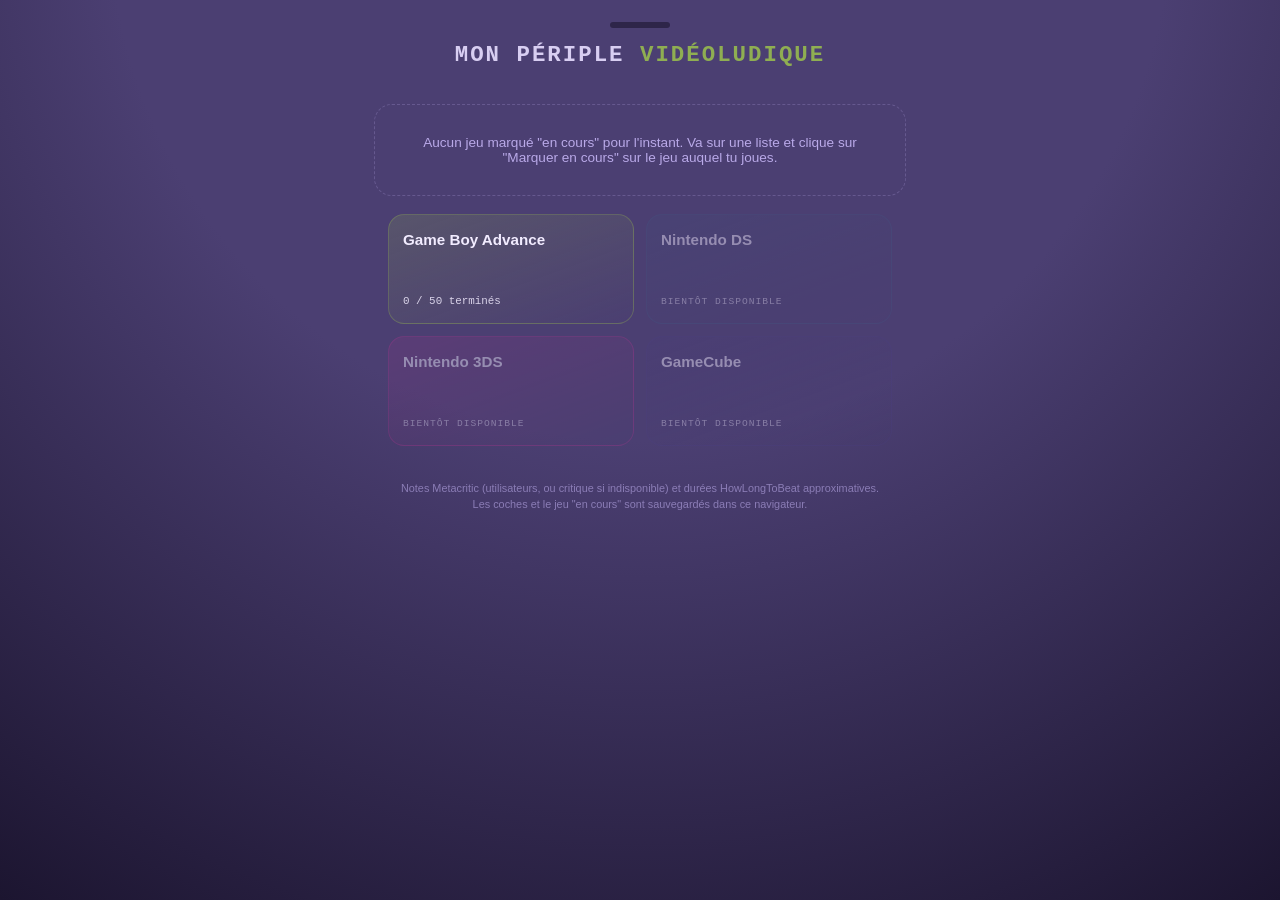
<file: uploads/NintendOdyssée/index.html>
<!DOCTYPE html>
<html lang="fr">
<head>
<meta charset="UTF-8">
<meta name="viewport" content="width=device-width, initial-scale=1.0">
<title>Mon Périple Vidéoludique</title>
<link rel="stylesheet" href="assets/style.css">
<link rel="stylesheet" href="assets/theme-gba.css">
</head>
<body data-console="home">

<header class="site-header">
  <div class="console-notch"></div>
  <h1 class="site-title">MON PÉRIPLE <span>VIDÉOLUDIQUE</span></h1>
</header>

<section class="hero" id="hero"></section>

<main>
  <div class="console-grid" id="console-grid"></div>
</main>

<footer class="site-footer">
  Notes Metacritic (utilisateurs, ou critique si indisponible) et durées HowLongToBeat approximatives.<br>
  Les coches et le jeu "en cours" sont sauvegardés dans ce navigateur.
</footer>

<script src="assets/data.js"></script>
<script src="assets/app.js"></script>
<script>
  LUDO.renderHomeHero(document.getElementById('hero'));
  LUDO.renderHomeConsoleGrid(document.getElementById('console-grid'));
</script>
</body>
</html>
</file>
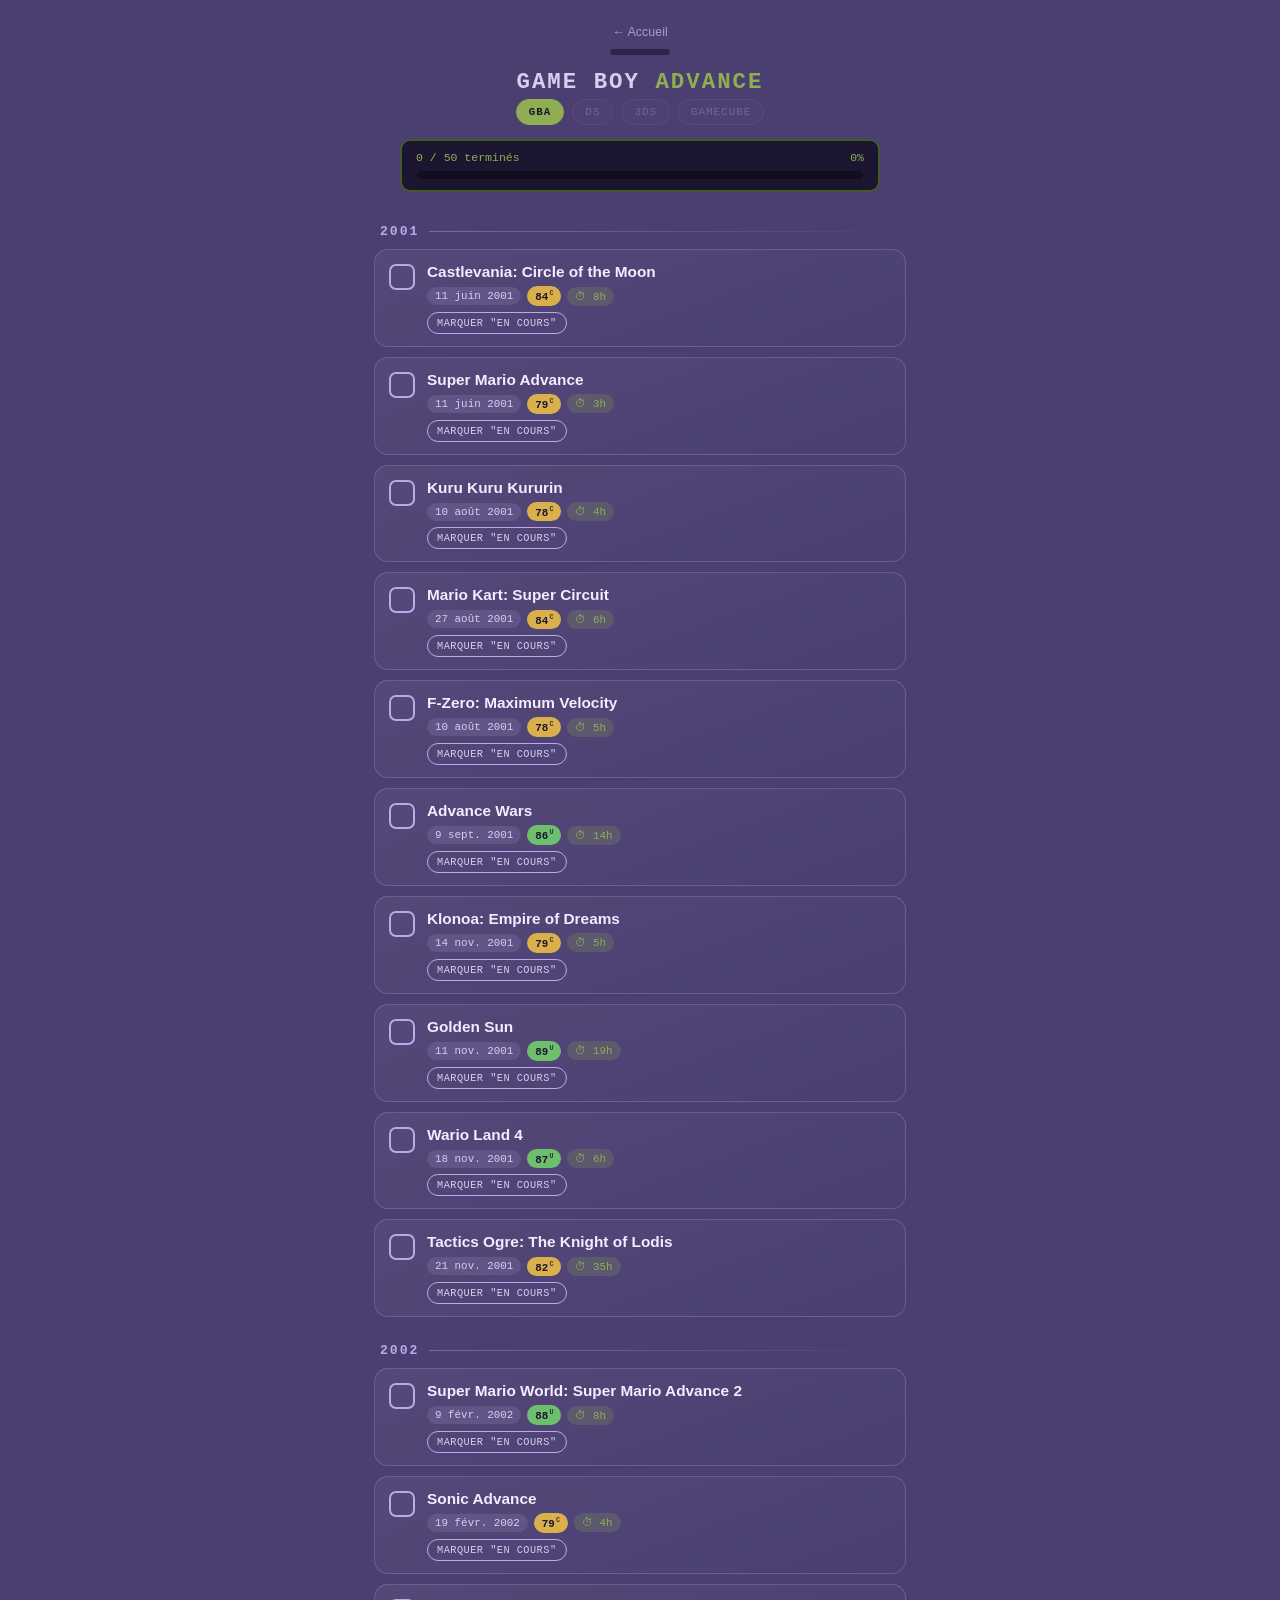
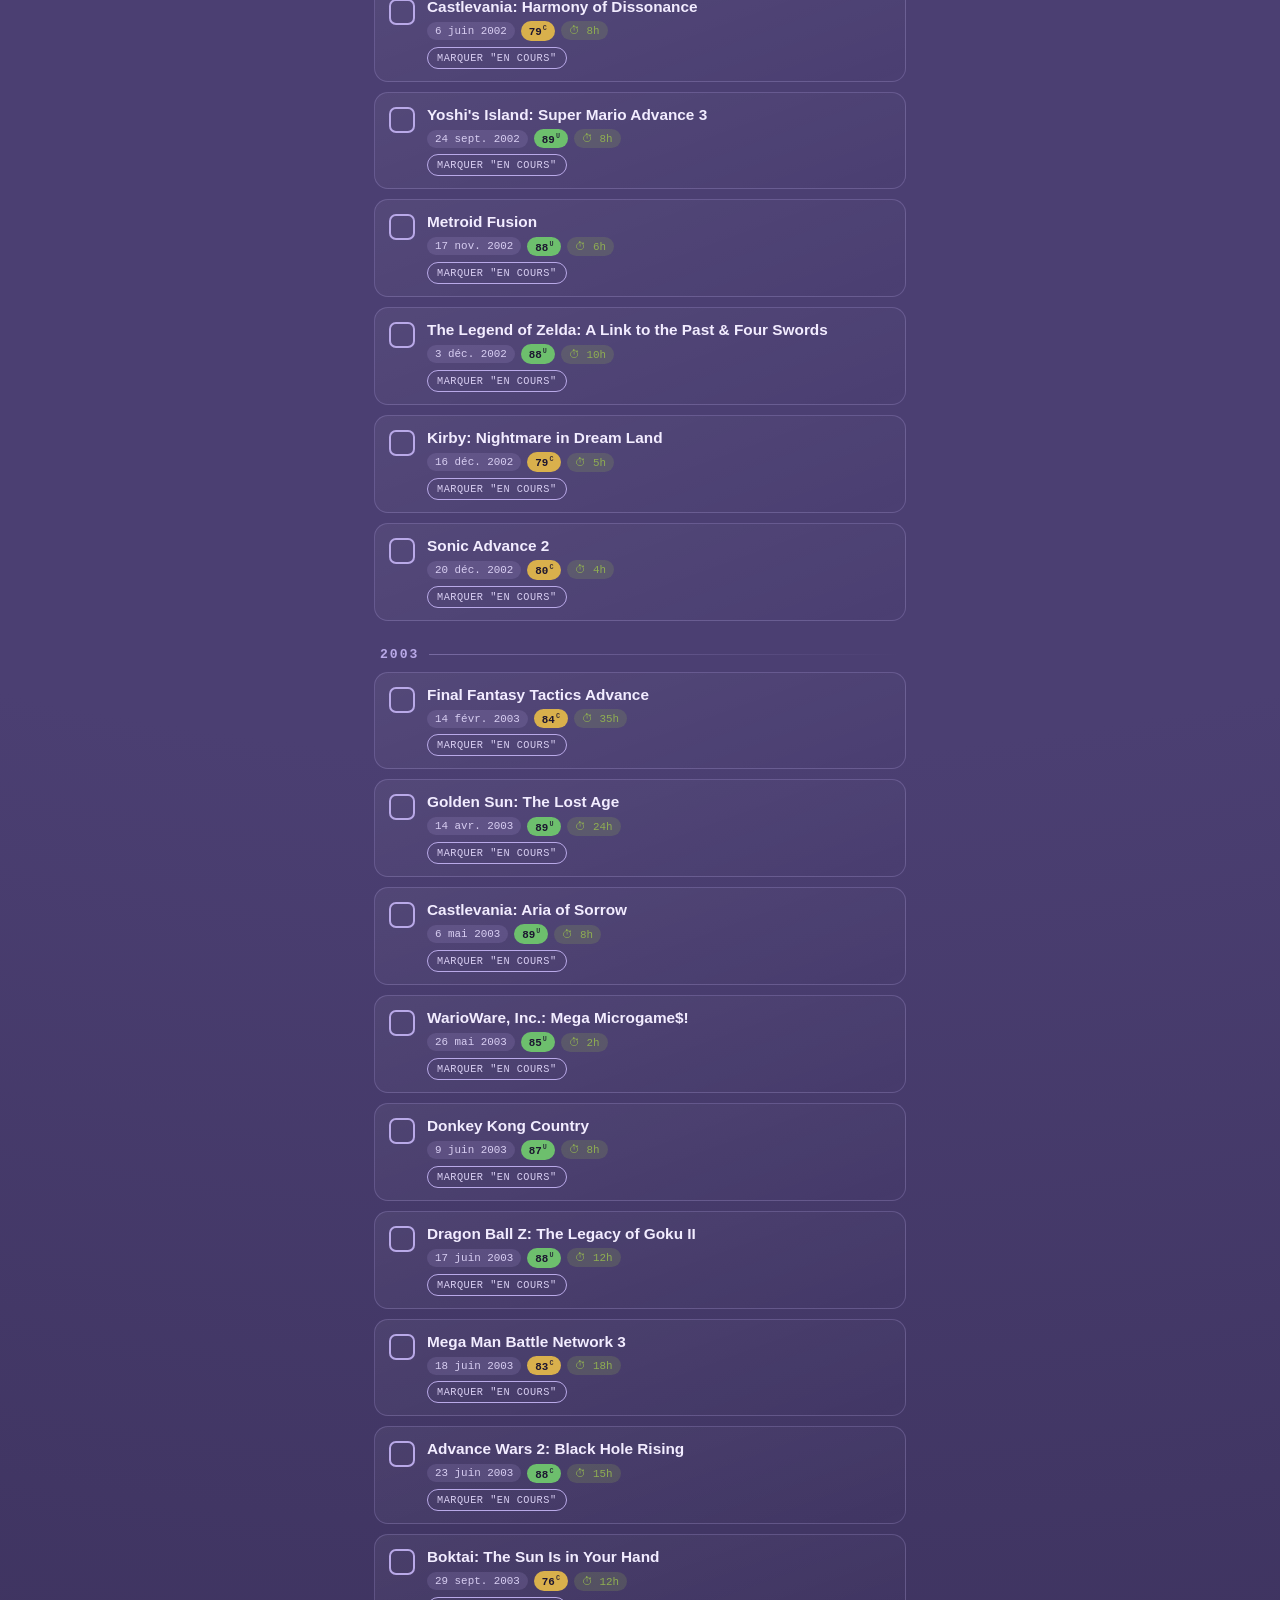
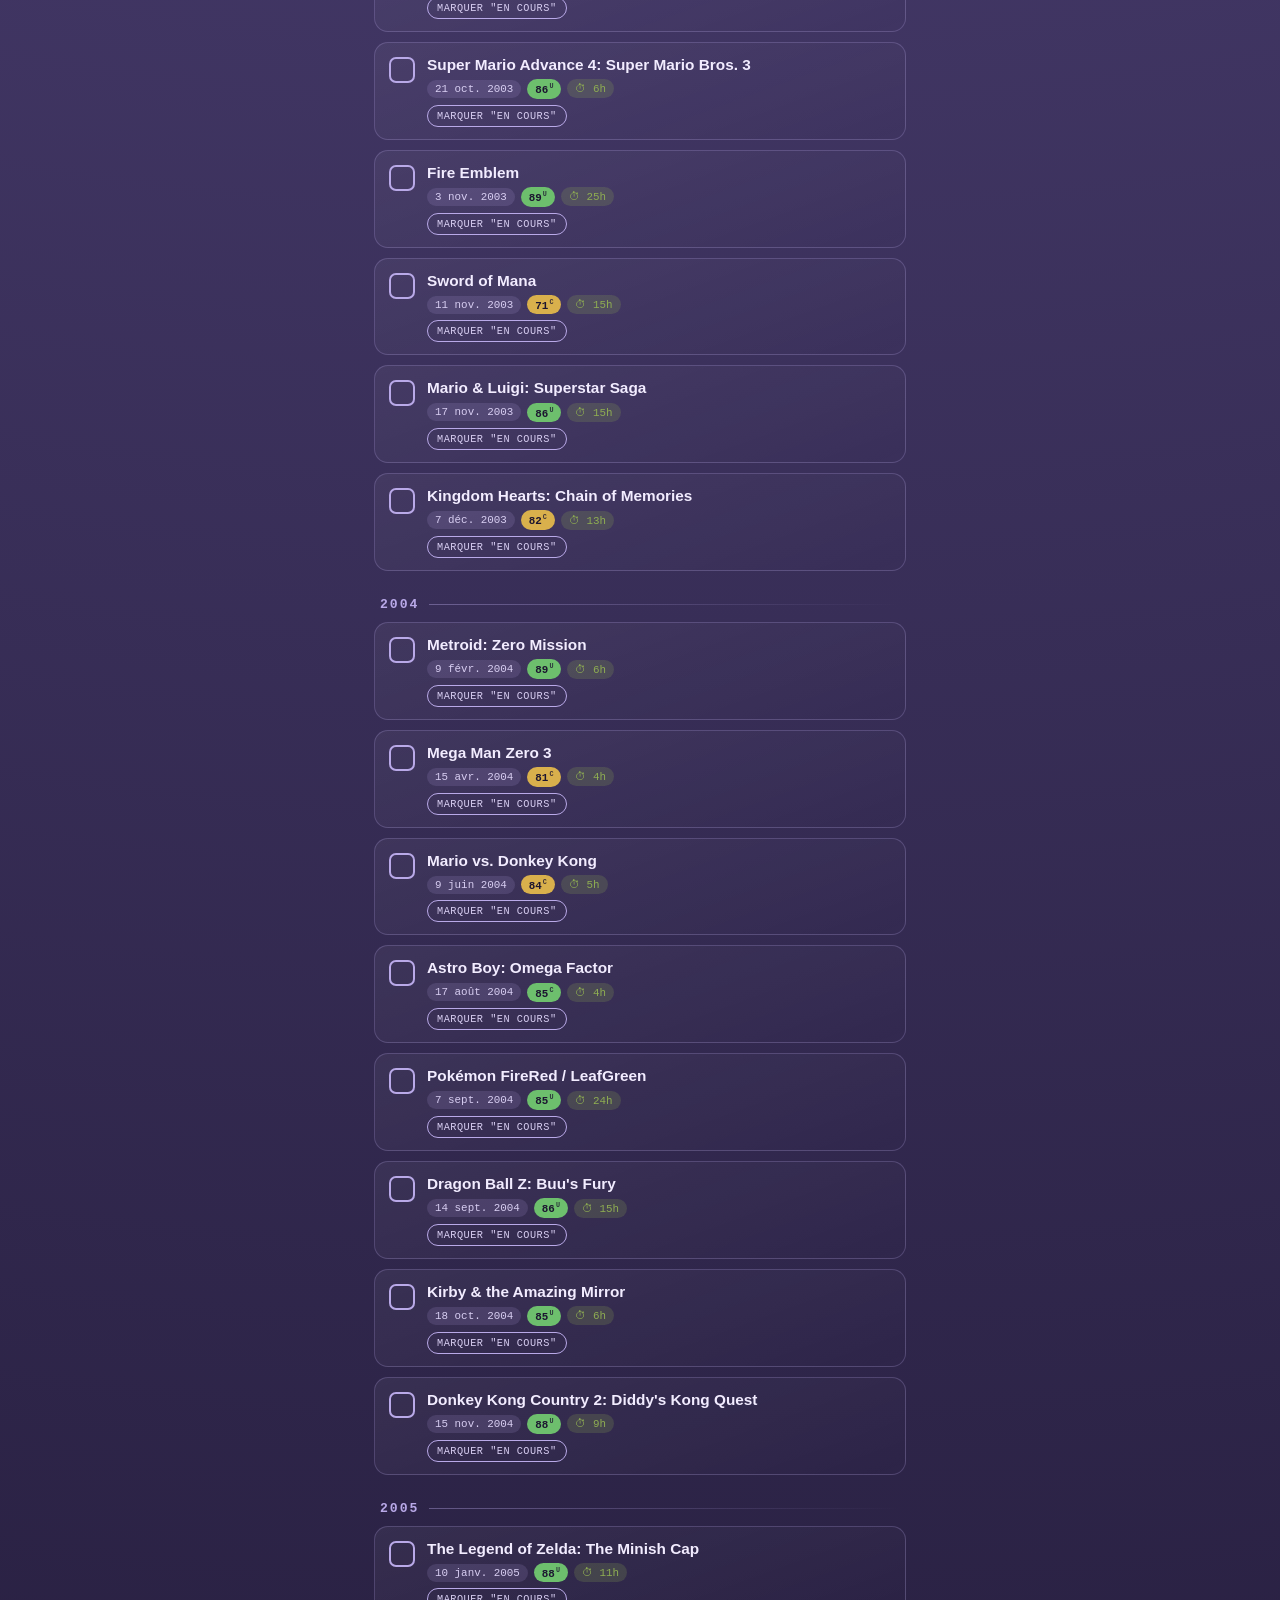
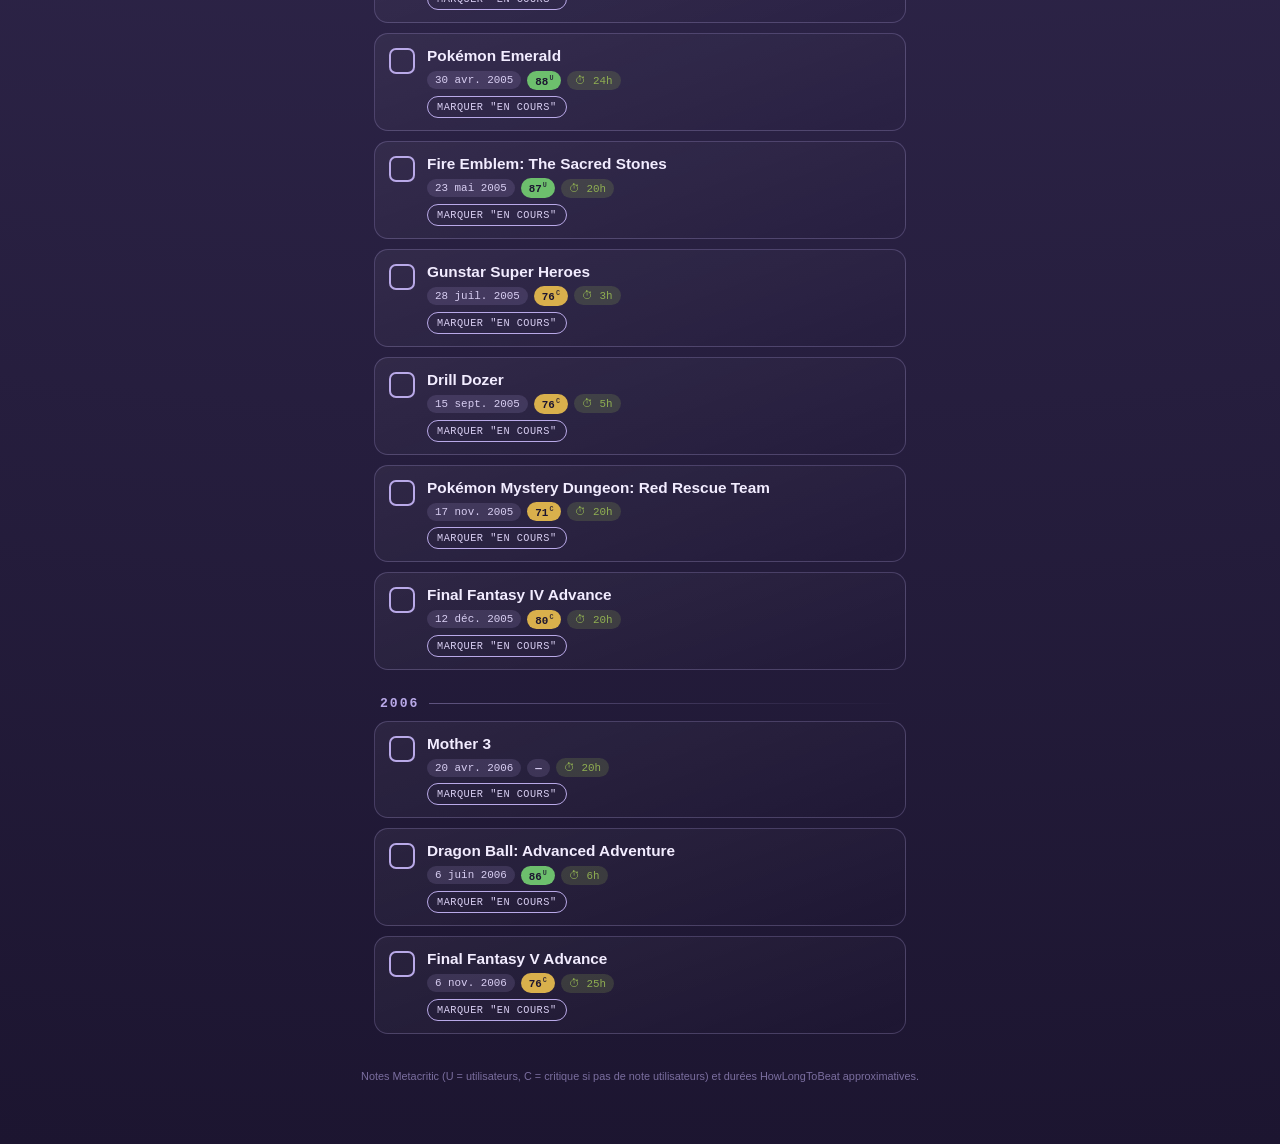
<file: uploads/NintendOdyssée/gba.html>
<!DOCTYPE html>
<html lang="fr">
<head>
<meta charset="UTF-8">
<meta name="viewport" content="width=device-width, initial-scale=1.0">
<title>Game Boy Advance — Mon Périple Vidéoludique</title>
<link rel="stylesheet" href="assets/style.css">
<link rel="stylesheet" href="assets/theme-gba.css">
</head>
<body data-console="gba">

<header class="site-header">
  <a class="back-link" href="index.html">← Accueil</a>
  <div class="console-notch"></div>
  <h1 class="site-title">GAME BOY <span>ADVANCE</span></h1>
  <nav class="console-nav">
    <span class="console-chip active">GBA</span>
    <span class="console-chip disabled">DS</span>
    <span class="console-chip disabled">3DS</span>
    <span class="console-chip disabled">GameCube</span>
  </nav>
  <div class="progress-wrap">
    <div class="progress-label">
      <span id="progress-text">0 / 0 terminés</span>
      <span id="progress-pct">0%</span>
    </div>
    <div class="progress-track"><div class="progress-fill" id="progress-fill"></div></div>
  </div>
</header>

<main id="list"></main>

<footer class="site-footer">
  Notes Metacritic (U = utilisateurs, C = critique si pas de note utilisateurs) et durées HowLongToBeat approximatives.
</footer>

<script src="assets/data.js"></script>
<script src="assets/app.js"></script>
<script>
  LUDO.renderConsoleList(
    'gba',
    document.getElementById('list'),
    document.getElementById('progress-fill'),
    document.getElementById('progress-text'),
    document.getElementById('progress-pct')
  );
</script>
</body>
</html>
</file>
<file: uploads/NintendOdyssée/assets/style.css>
/* ===========================================================
   Style partagé — Mon Périple Vidéoludique
   Les couleurs/typo sont pilotées par des variables CSS.
   Chaque page console charge ce fichier PUIS son propre
   theme-<console>.css qui redéfinit les variables ci-dessous.
   =========================================================== */

:root{
  /* Thème par défaut (neutre) — chaque theme-*.css le redéfinit */
  --bg-a: #2c2340;
  --bg-b: #1c1530;
  --bg-c: #4b3f72;
  --text: #f2ecff;
  --muted: #b9a9e8;
  --muted-soft: #d8cef2;
  --accent: #8fae52;
  --accent-dark: #46592a;
  --card-bg: rgba(255,255,255,.05);
  --card-border: rgba(185,169,232,.25);
  --pill-bg: rgba(185,169,232,.15);
  --score-hi: #6dbf6d;
  --score-mid: #d9b04c;
  --score-lo: #d97757;
  --done: #7fbf7f;
  --font-display: -apple-system, BlinkMacSystemFont, "Segoe UI", sans-serif;
  --font-body: -apple-system, BlinkMacSystemFont, "Segoe UI", Roboto, sans-serif;
  --title-transform: none;
  --title-tracking: normal;
  --radius: 14px;
}

*{ box-sizing: border-box; }
html,body{ margin:0; padding:0; }

body{
  background: radial-gradient(circle at 50% -10%, var(--bg-c) 0%, var(--bg-a) 45%, var(--bg-b) 100%);
  color: var(--text);
  font-family: var(--font-body);
  min-height: 100vh;
  padding-bottom: 60px;
}

a{ color: inherit; text-decoration: none; }

/* ---------- Header / nav commun ---------- */

.site-header{
  padding: 22px 20px 14px;
  text-align:center;
}

.site-title{
  font-family: var(--font-display);
  font-weight: 800;
  letter-spacing: var(--title-tracking);
  text-transform: var(--title-transform);
  font-size: 1.4rem;
  margin: 0 0 4px;
  color: var(--muted-soft);
}

.site-title span{ color: var(--accent); }

.back-link{
  display:inline-block;
  font-size: .78rem;
  color: var(--muted);
  margin-bottom: 10px;
  opacity: .85;
}
.back-link:hover{ opacity: 1; }

.console-nav{
  display:flex;
  flex-wrap:wrap;
  justify-content:center;
  gap: 8px;
  max-width: 520px;
  margin: 0 auto 6px;
}

.console-chip{
  font-family: var(--font-display);
  font-size: .68rem;
  letter-spacing: 1px;
  text-transform: uppercase;
  padding: 6px 12px;
  border-radius: 20px;
  border: 1px solid rgba(255,255,255,.15);
  background: rgba(255,255,255,.04);
  color: var(--muted);
}
.console-chip.active{
  background: var(--accent);
  color: var(--bg-b);
  border-color: var(--accent);
  font-weight:700;
}
.console-chip.disabled{
  opacity: .35;
  pointer-events: none;
}

main{
  max-width: 560px;
  margin: 0 auto;
  padding: 0 14px;
}

/* ---------- Progress bar ---------- */

.progress-wrap{
  max-width: 480px;
  margin: 14px auto 0;
  background: var(--bg-b);
  border: 2px solid var(--accent-dark);
  border-radius: 10px;
  padding: 10px 14px;
}

.progress-label{
  display:flex;
  justify-content: space-between;
  font-size: .72rem;
  font-family: var(--font-display);
  color: var(--accent);
  margin-bottom: 6px;
}

.progress-track{
  height: 10px;
  background: rgba(0,0,0,.35);
  border-radius: 6px;
  overflow: hidden;
  border: 1px solid var(--bg-b);
}

.progress-fill{
  height: 100%;
  background: linear-gradient(90deg, var(--accent-dark), var(--accent));
  width: 0%;
  transition: width .35s ease;
}

/* ---------- Year dividers ---------- */

.year-divider{
  display:flex;
  align-items:center;
  gap:10px;
  margin: 26px 6px 10px;
  color: var(--muted);
  font-family: var(--font-display);
  font-weight: 700;
  font-size: .82rem;
  letter-spacing: 2px;
}
.year-divider:first-child{ margin-top: 18px; }
.year-divider::after{
  content:"";
  flex:1;
  height:1px;
  background: linear-gradient(90deg, var(--muted), transparent);
  opacity:.4;
}

/* ---------- Game card ---------- */

.game-card{
  background: linear-gradient(160deg, rgba(255,255,255,.05), rgba(255,255,255,0));
  border: 1px solid var(--card-border);
  border-radius: var(--radius);
  padding: 12px 14px;
  margin-bottom: 10px;
  display:flex;
  gap: 12px;
  align-items:flex-start;
  transition: opacity .2s;
}

.game-card.done{ opacity: .5; }
.game-card.done .game-title{
  text-decoration: line-through;
  text-decoration-color: var(--done);
}
.game-card.playing{
  border-color: var(--accent);
  box-shadow: 0 0 0 1px var(--accent) inset;
}

.check-btn{
  appearance:none; -webkit-appearance:none;
  width: 26px; height: 26px; min-width:26px;
  border-radius: 7px;
  border: 2px solid var(--muted);
  background: transparent;
  margin-top: 2px;
  cursor:pointer;
  position:relative;
}
.check-btn.checked{ background: var(--done); border-color: var(--done); }
.check-btn.checked::after{
  content:"✓";
  position:absolute; inset:0;
  display:flex; align-items:center; justify-content:center;
  color: var(--bg-b);
  font-size: .95rem; font-weight:900;
}

.game-card-body{ flex:1; min-width:0; }

.game-title{
  font-size: .96rem;
  font-weight: 700;
  color: var(--text);
  line-height:1.25;
  margin-bottom: 5px;
}

.meta-row{
  display:flex;
  flex-wrap:wrap;
  gap: 6px;
  align-items:center;
}

.pill{
  font-size: .68rem;
  padding: 3px 8px;
  border-radius: 20px;
  font-family: var(--font-display);
  white-space:nowrap;
}
.pill.date{ background: var(--pill-bg); color: var(--muted-soft); }
.pill.hltb{ background: rgba(143,174,82,.2); color: var(--accent); }

.pill.score{ color: var(--bg-b); font-weight:800; }
.pill.score.hi{ background: var(--score-hi); }
.pill.score.mid{ background: var(--score-mid); }
.pill.score.lo{ background: var(--score-lo); }
.pill.score.na{ background: var(--pill-bg); color: var(--muted-soft); font-weight:600; }
.pill.score sup{ font-size: .62em; margin-left:1px; opacity:.8; }

.playing-btn{
  appearance:none; -webkit-appearance:none;
  border: 1px solid var(--muted);
  background: transparent;
  color: var(--muted-soft);
  font-family: var(--font-display);
  font-size: .64rem;
  letter-spacing: .5px;
  text-transform: uppercase;
  padding: 4px 9px;
  border-radius: 20px;
  cursor:pointer;
  margin-top: 6px;
}
.playing-btn.active{
  background: var(--accent);
  border-color: var(--accent);
  color: var(--bg-b);
  font-weight: 700;
}

/* ---------- Cover art + fallback ---------- */

.cover{
  position:relative;
  width: 100%;
  aspect-ratio: 3/4;
  border-radius: 10px;
  overflow:hidden;
  background: var(--bg-b);
  border: 1px solid var(--card-border);
}
.cover img{
  width:100%; height:100%; object-fit: cover; display:block;
}
.cover-fallback{
  position:absolute; inset:0;
  display:none;
  align-items:center; justify-content:center;
  text-align:center;
  padding: 14px;
  background: linear-gradient(160deg, var(--bg-c), var(--bg-b));
}
.cover-fallback span{
  font-family: var(--font-display);
  font-weight: 800;
  font-size: .92rem;
  color: var(--muted-soft);
  line-height:1.3;
  text-transform: var(--title-transform);
}

/* ---------- Homepage hero ---------- */

.hero{
  max-width: 560px;
  margin: 18px auto 8px;
  padding: 0 14px;
}

.hero-card{
  display:flex;
  gap: 16px;
  background: linear-gradient(160deg, rgba(255,255,255,.06), rgba(255,255,255,0));
  border: 1px solid var(--card-border);
  border-radius: 18px;
  padding: 16px;
}

.hero-cover{ width: 110px; flex-shrink:0; }

.hero-body{ flex:1; min-width:0; }

.hero-eyebrow{
  font-family: var(--font-display);
  font-size: .66rem;
  letter-spacing: 2px;
  text-transform: uppercase;
  color: var(--accent);
  margin-bottom: 4px;
}

.hero-title{
  font-size: 1.15rem;
  font-weight: 800;
  margin: 0 0 6px;
  line-height:1.2;
}

.hero-console{
  font-family: var(--font-display);
  font-size: .65rem;
  color: var(--muted);
  margin-bottom: 8px;
}

.hero-blurb{
  font-size: .85rem;
  color: var(--muted-soft);
  line-height:1.5;
  margin-bottom: 10px;
}

.hero-empty{
  text-align:center;
  padding: 30px 20px;
  border: 1px dashed var(--card-border);
  border-radius: 18px;
  color: var(--muted);
  font-size: .85rem;
}

/* ---------- Console nav cards (home) ---------- */

.console-grid{
  display:grid;
  grid-template-columns: 1fr 1fr;
  gap: 12px;
  max-width: 560px;
  margin: 18px auto 0;
  padding: 0 14px;
}

.console-card{
  border-radius: 16px;
  padding: 16px 14px;
  border: 1px solid rgba(255,255,255,.12);
  position:relative;
  overflow:hidden;
  min-height: 110px;
  display:flex;
  flex-direction:column;
  justify-content:space-between;
}

.console-card.disabled{ opacity:.45; }

.console-card-name{
  font-weight: 800;
  font-size: .95rem;
}

.console-card-progress{
  font-family: var(--font-display);
  font-size: .68rem;
  opacity:.85;
  margin-top: 8px;
}

.console-card-soon{
  font-family: var(--font-display);
  font-size: .6rem;
  letter-spacing:1px;
  text-transform:uppercase;
  margin-top:8px;
  opacity:.8;
}

footer.site-footer{
  text-align:center;
  font-size: .68rem;
  color: var(--muted);
  opacity:.6;
  margin-top: 34px;
  padding: 0 24px;
  line-height:1.5;
}
</file>
<file: uploads/NintendOdyssée/assets/theme-gba.css>
/* Thème GBA — coque translucide indigo/violet, écran LCD vert */
:root{
  --bg-a: #4b3f72;
  --bg-b: #1c1530;
  --bg-c: #4b3f72;
  --text: #f2ecff;
  --muted: #b9a9e8;
  --muted-soft: #d8cef2;
  --accent: #8fae52;
  --accent-dark: #46592a;
  --card-bg: rgba(255,255,255,.05);
  --card-border: rgba(185,169,232,.25);
  --pill-bg: rgba(185,169,232,.15);
  --score-hi: #6dbf6d;
  --score-mid: #d9b04c;
  --score-lo: #d97757;
  --done: #7fbf7f;
  --font-display: 'Courier New', monospace;
  --title-transform: uppercase;
  --title-tracking: 2px;
}

/* Encoche console décorative, clin d'oeil à la coque GBA */
.console-notch{
  width: 60px; height: 6px;
  background: var(--bg-b);
  border-radius: 4px;
  margin: 0 auto 14px;
  opacity: .6;
}
</file>
